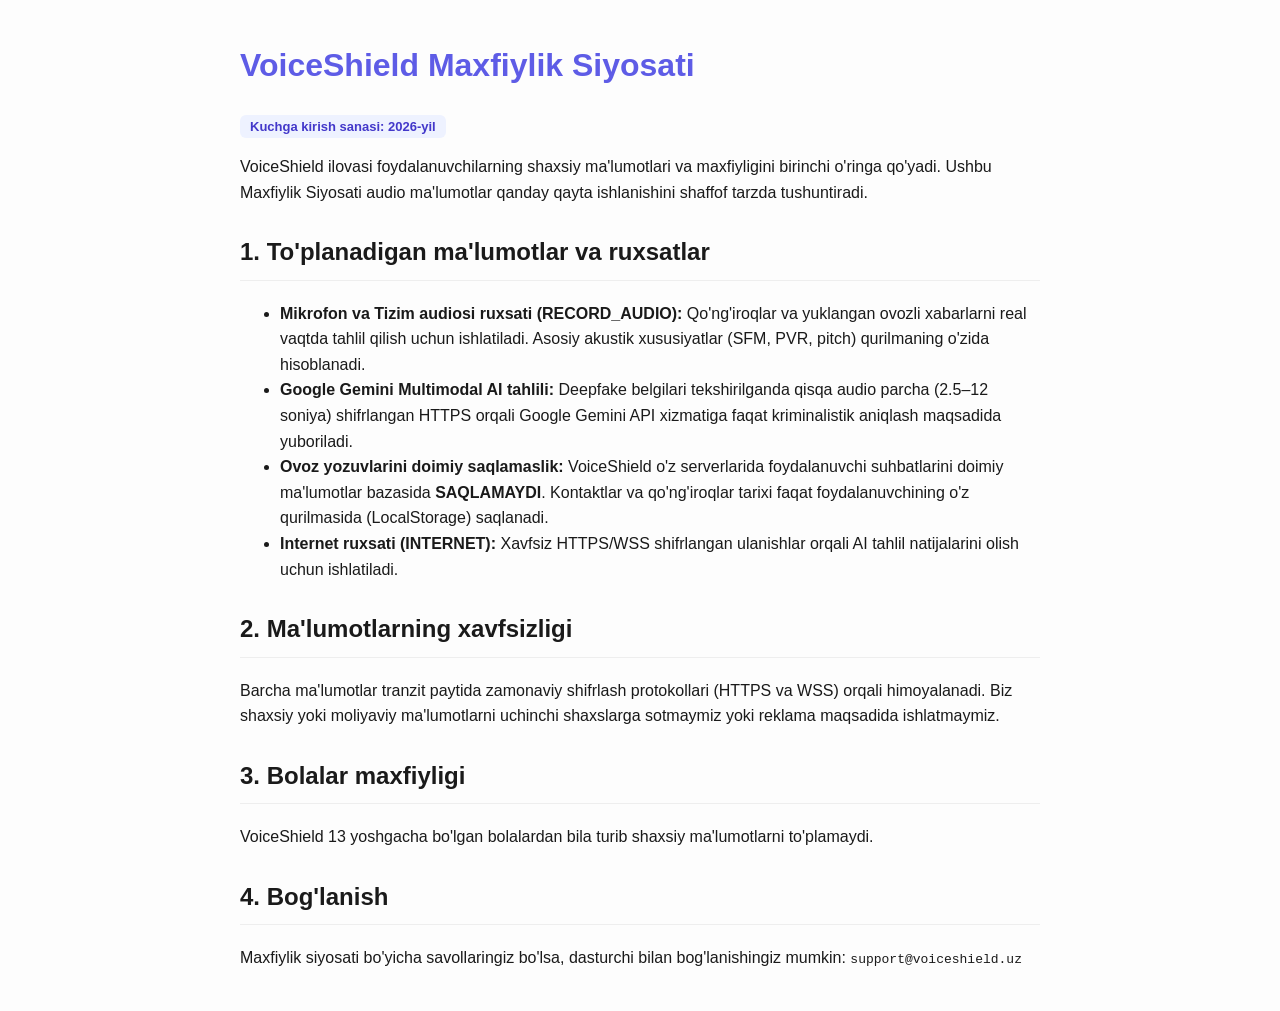
<file: privacy.html>
<!DOCTYPE html>
<html lang="uz">
<head>
  <meta charset="utf-8">
  <meta name="viewport" content="width=device-width, initial-scale=1">
  <title>VoiceShield - Maxfiylik Siyosati (Privacy Policy)</title>
  <style>
    body {
      font-family: -apple-system, BlinkMacSystemFont, "Segoe UI", Roboto, sans-serif;
      line-height: 1.6;
      color: #1a1a1a;
      max-width: 800px;
      margin: 40px auto;
      padding: 0 20px;
      background: #fdfdfd;
    }
    h1 { color: #5E5CE6; }
    h2 { margin-top: 28px; border-bottom: 1px solid #eee; padding-bottom: 8px; }
    .badge { background: #eef2ff; color: #4338ca; padding: 4px 10px; border-radius: 6px; font-weight: 600; font-size: 13px; }
  </style>
</head>
<body>
  <h1>VoiceShield Maxfiylik Siyosati</h1>
  <p><span class="badge">Kuchga kirish sanasi: 2026-yil</span></p>

  <p>VoiceShield ilovasi foydalanuvchilarning shaxsiy ma'lumotlari va maxfiyligini birinchi o'ringa qo'yadi. Ushbu Maxfiylik Siyosati audio ma'lumotlar qanday qayta ishlanishini shaffof tarzda tushuntiradi.</p>

  <h2>1. To'planadigan ma'lumotlar va ruxsatlar</h2>
  <ul>
    <li><strong>Mikrofon va Tizim audiosi ruxsati (RECORD_AUDIO):</strong> Qo'ng'iroqlar va yuklangan ovozli xabarlarni real vaqtda tahlil qilish uchun ishlatiladi. Asosiy akustik xususiyatlar (SFM, PVR, pitch) qurilmaning o'zida hisoblanadi.</li>
    <li><strong>Google Gemini Multimodal AI tahlili:</strong> Deepfake belgilari tekshirilganda qisqa audio parcha (2.5–12 soniya) shifrlangan HTTPS orqali Google Gemini API xizmatiga faqat kriminalistik aniqlash maqsadida yuboriladi.</li>
    <li><strong>Ovoz yozuvlarini doimiy saqlamaslik:</strong> VoiceShield o'z serverlarida foydalanuvchi suhbatlarini doimiy ma'lumotlar bazasida <strong>SAQLAMAYDI</strong>. Kontaktlar va qo'ng'iroqlar tarixi faqat foydalanuvchining o'z qurilmasida (LocalStorage) saqlanadi.</li>
    <li><strong>Internet ruxsati (INTERNET):</strong> Xavfsiz HTTPS/WSS shifrlangan ulanishlar orqali AI tahlil natijalarini olish uchun ishlatiladi.</li>
  </ul>

  <h2>2. Ma'lumotlarning xavfsizligi</h2>
  <p>Barcha ma'lumotlar tranzit paytida zamonaviy shifrlash protokollari (HTTPS va WSS) orqali himoyalanadi. Biz shaxsiy yoki moliyaviy ma'lumotlarni uchinchi shaxslarga sotmaymiz yoki reklama maqsadida ishlatmaymiz.</p>

  <h2>3. Bolalar maxfiyligi</h2>
  <p>VoiceShield 13 yoshgacha bo'lgan bolalardan bila turib shaxsiy ma'lumotlarni to'plamaydi.</p>

  <h2>4. Bog'lanish</h2>
  <p>Maxfiylik siyosati bo'yicha savollaringiz bo'lsa, dasturchi bilan bog'lanishingiz mumkin: <code>support@voiceshield.uz</code></p>
</body>
</html>
</file>
